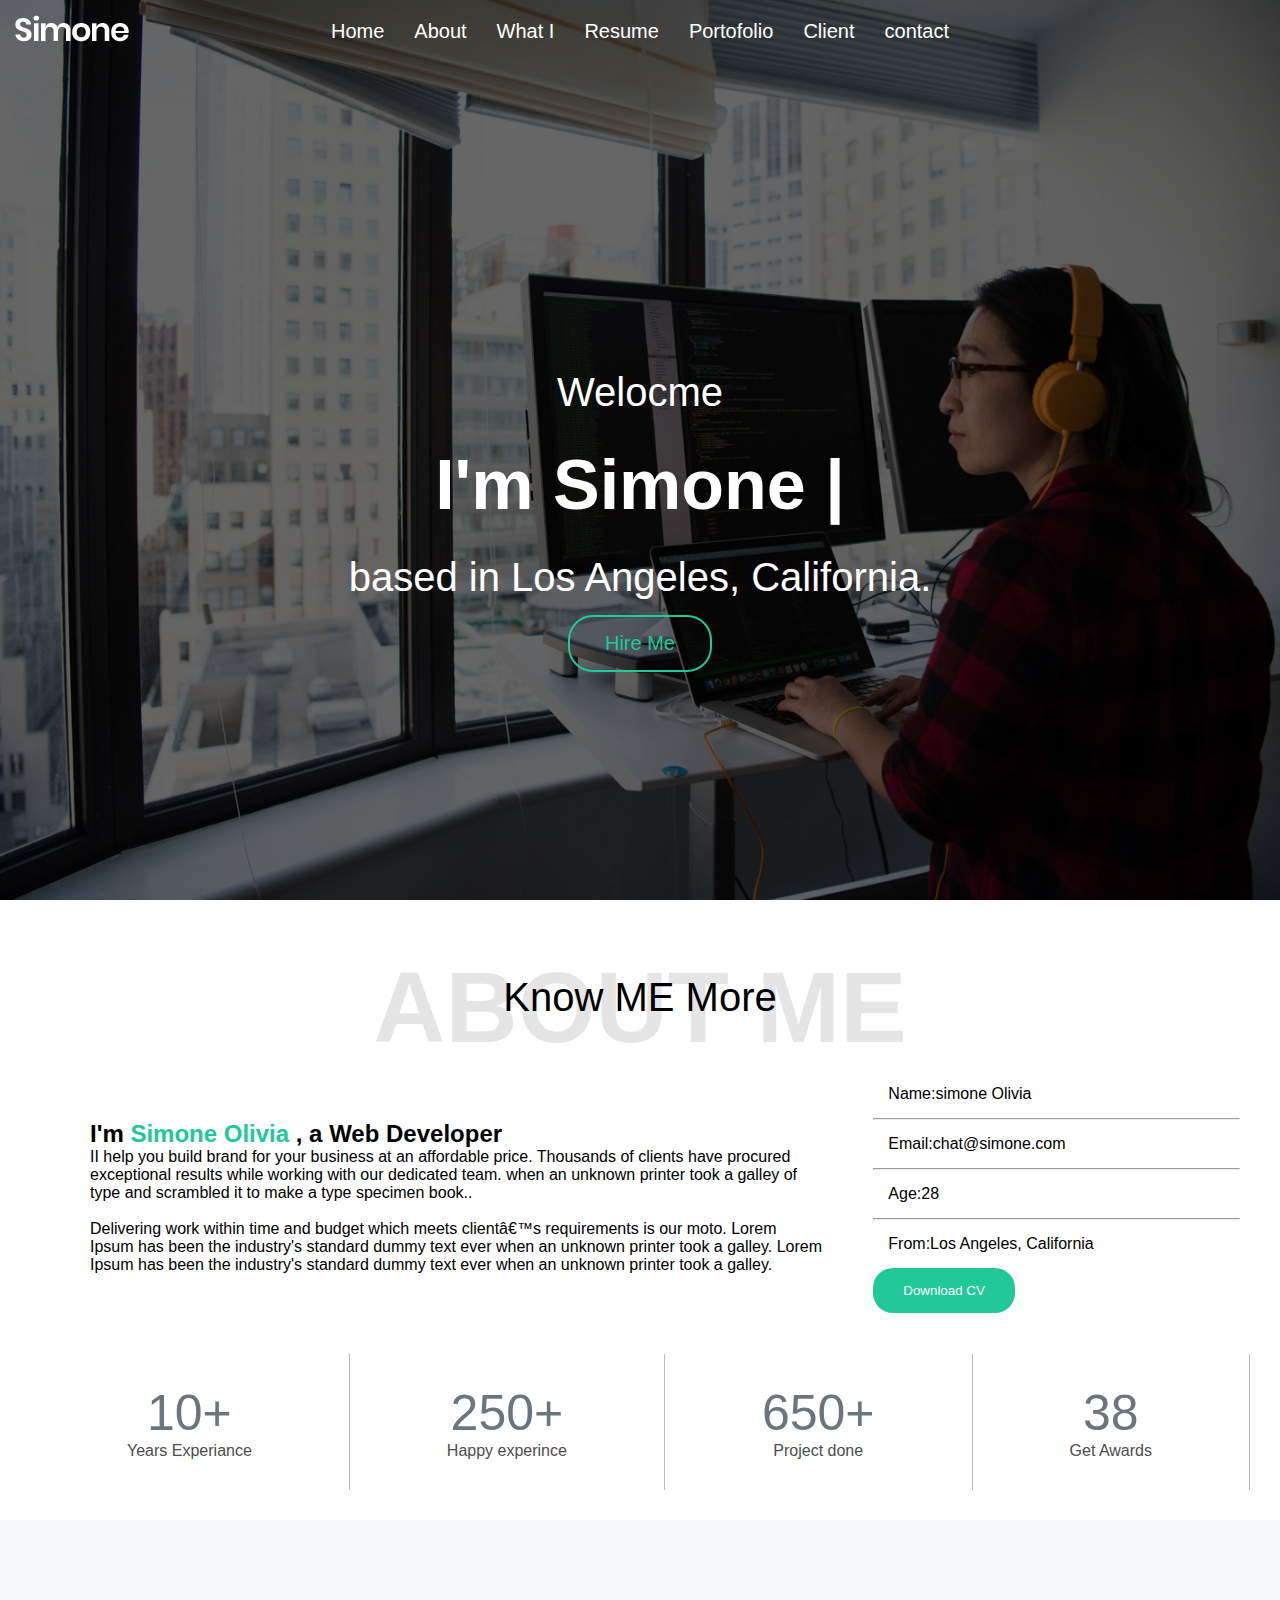
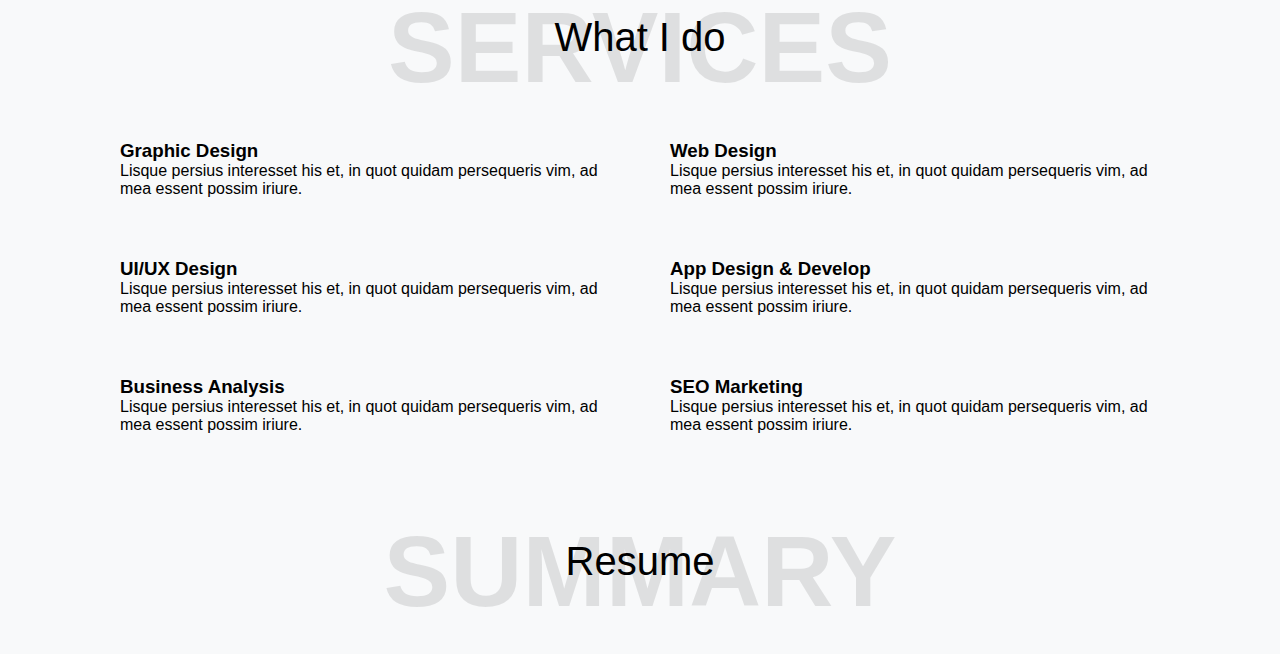
<file: index.html>
<!DOCTYPE html>
<html lang="en">

<head>
    <title>Simone</title>
    <link rel="stylesheet" href="../components/style.css">
</head>

<body>

    <div class="header-home">
        <div class="navbr">
            <div class="img-simone">
                <img src="./images/logo-light.png" alt="">
            </div>
            <div class="ul-navbr">
                <ul>
                    <li><a href="">Home</a></li>
                    <li><a href="">About</a></li>
                    <li><a href="">What I</a></li>
                    <li><a href="">Resume</a></li>
                    <li><a href="">Portofolio</a></li>
                    <li><a href="">Client</a></li>
                    <li><a href="">contact</a></li>
                </ul>

            </div>

        </div>


        <div class="container-home">
            <div class="text-content">
                <p>Welocme</p>
                <h1>I'm Simone |</h1>
                <p>based in Los Angeles, California.</p>
                <button>Hire Me</button>


            </div>







        </div>



    </div>
    <div class="section1">
        <div class="container-sec1">
            <div class="text-sec1">
                <div class="aboutme-tex">
                    <h1>ABOUT ME</h1>
                </div>
                <div class="knowme-tex">
                    <p>Know ME More</p>
                </div>
            </div>
        </div>
    </div>
    <div class="section2">
        <div class="container-left1">
            <h2>I'm <span> Simone Olivia</span> , a Web Developer</h2>
            <p>II help you build brand for your business at an affordable price. Thousands of clients have procured
                exceptional results while working with our dedicated team. when an unknown printer took a galley of type
                and scrambled it to make a type specimen book..</p>
            <br>
            <p>Delivering work within time and budget which meets clientâ€™s requirements is our moto. Lorem Ipsum has
                been the industry's standard dummy text ever when an unknown printer took a galley. Lorem Ipsum has been
                the industry's standard dummy text ever when an unknown printer took a galley.</p>
        </div>
        <div class="container-right1">
            <div class="ul-style">
                <ul>
                    <li>Name:simone Olivia</li>
                    <hr>
                    <li>Email:chat@simone.com</li>
                    <hr>
                    <li>Age:28</li>
                    <hr>
                    <li>From:Los Angeles, California</li>
                </ul>
                <button>Download CV</button>
            </div>
        </div>



    </div>
    <div class="numbers">
        <div class="box">
            <h3>10+</h3>
            <p class="box-paragraph">Years Experiance</p>

        </div>
        <div class="box">
            <h3>250+</h3>
            <p class="box-paragraph">Happy experince</p>

        </div>
        <div class="box">
            <h3>650+</h3>
            <p class="box-paragraph">Project done</p>

        </div>
        <div class="box">
            <h3>38</h3>
            <p class="box-paragraph">Get Awards</p>

        </div>


    </div>
    <div class="section3">

    </div>
    <div class="container-whatDo">
        <div class="container-sec3">
            <div class="section1">
                <div class="container-sec1">
                    <div class="text-sec1">
                        <div class="aboutme-tex">
                            <h1>SERVICES</h1>
                        </div>
                        <div class="knowme-tex">
                            <p>What I do</p>
                        </div>
                    </div>
                </div>
            </div>

            <div class="group">

                <div class="cont-left">
                    <div class="col-1">
                        <h3>Graphic Design</h3>
                        <p>Lisque persius interesset his et, in quot quidam persequeris vim, ad mea essent possim
                            iriure.
                        </p>
                    </div>
                    <div class="col-2">
                        <h3>UI/UX Design</h3>
                        <p>Lisque persius interesset his et, in quot quidam persequeris vim, ad mea essent possim
                            iriure.
                        </p>

                    </div>
                    <div class="col-3">
                        <h3>Business Analysis</h3>
                        <p>Lisque persius interesset his et, in quot quidam persequeris vim, ad mea essent possim
                            iriure.
                        </p>

                    </div>
                </div>
                <div class="cont-right">
                    <div class="col1">
                        <h3>Web Design</h3>
                        <p>Lisque persius interesset his et, in quot quidam persequeris vim, ad mea essent possim
                            iriure.
                        </p>
                    </div>
                    <div class="col2">
                        <h3>App Design & Develop</h3>
                        <p>Lisque persius interesset his et, in quot quidam persequeris vim, ad mea essent possim
                            iriure.
                        </p>
                    </div>
                    <div class="col3">
                        <h3>SEO Marketing</h3>
                        <p>Lisque persius interesset his et, in quot quidam persequeris vim, ad mea essent possim
                            iriure.
                        </p>

                    </div>
                </div>
            </div>

        </div>
        <div class="section1">
            <div class="container-sec1">
                <div class="text-sec1">
                    <div class="aboutme-tex">
                        <h1>SUMMARY</h1>
                    </div>
                    <div class="knowme-tex">
                        <p>Resume</p>
                    </div>
                </div>
            </div>
        </div>
    </div>


</body>

</html>
</file>
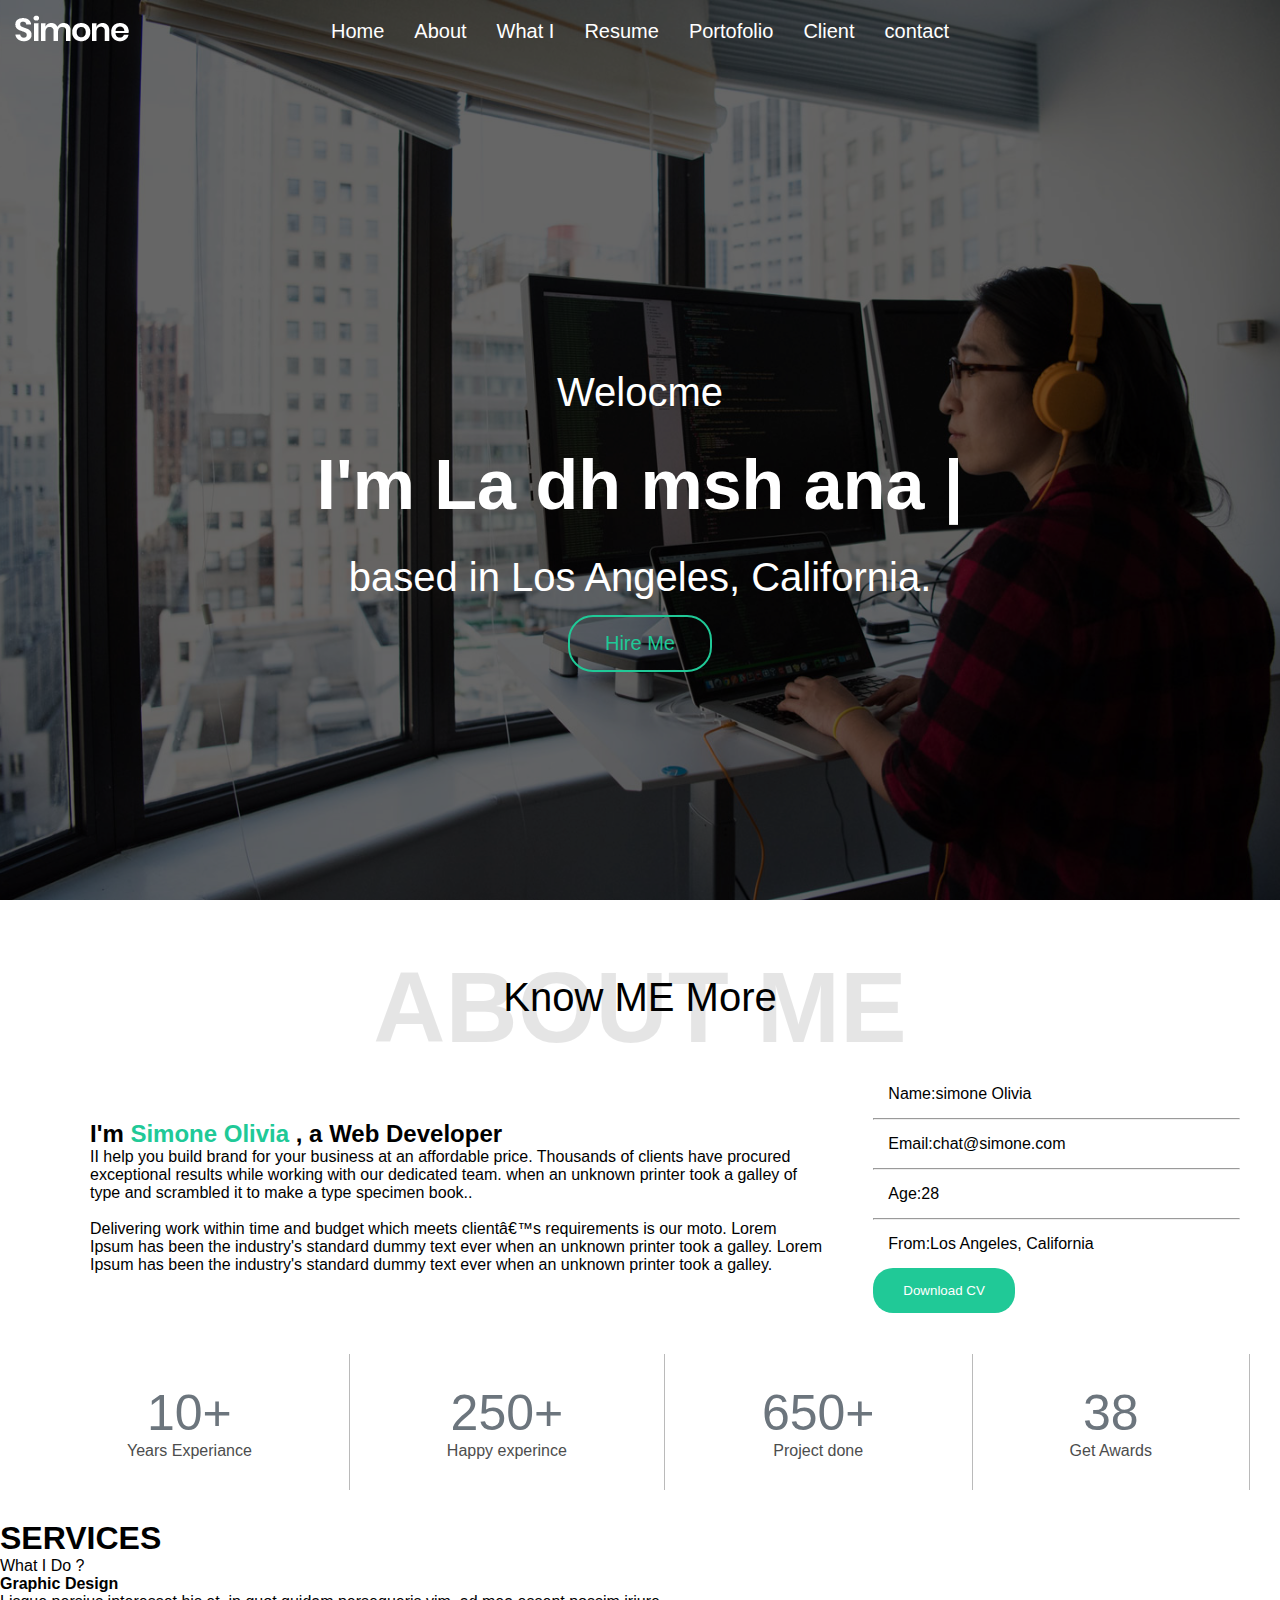
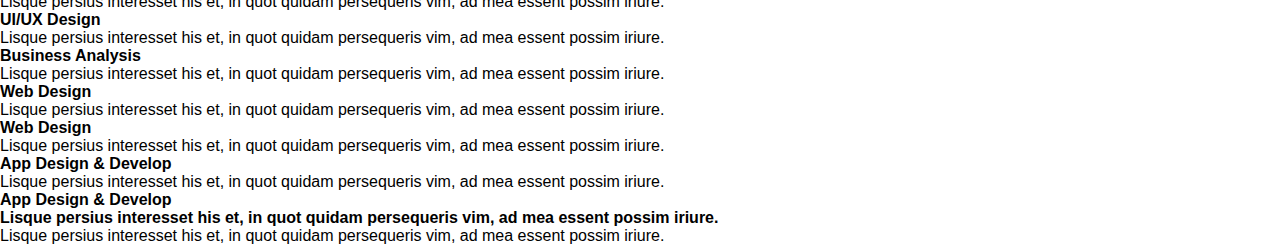
<file: components/index.html>
<!DOCTYPE html>
<html lang="en">

<head>
    <title>Simone</title>
    <link rel="stylesheet" href="./style.css">
</head>

<body>

    <div class="header-home">
        <div class="navbr">
            <div class="img-simone">
                <img src="../images/logo-light.png" alt="">
            </div>
            <div class="ul-navbr">
                <ul>
                    <li><a href="">Home</a></li>
                    <li><a href="">About</a></li>
                    <li><a href="">What I</a></li>
                    <li><a href="">Resume</a></li>
                    <li><a href="">Portofolio</a></li>
                    <li><a href="">Client</a></li>
                    <li><a href="">contact</a></li>
                </ul>

            </div>

        </div>


        <div class="container-home">
            <div class="text-content">
                <p>Welocme</p>
                <h1>I'm La dh msh ana |</h1>
                <p>based in Los Angeles, California.</p>
                <button>Hire Me</button>


            </div>







        </div>



    </div>
    <div class="section1">
        <div class="container-sec1">
            <div class="text-sec1">
                <div class="aboutme-tex">
                    <h1>ABOUT ME</h1>
                </div>
                <div class="knowme-tex">
                    <p>Know ME More</p>
                </div>
            </div>
        </div>
    </div>
    <div class="section2">
        <div class="container-left1">
            <h2>I'm <span> Simone Olivia</span> , a Web Developer</h2>
            <p>II help you build brand for your business at an affordable price. Thousands of clients have procured
                exceptional results while working with our dedicated team. when an unknown printer took a galley of type
                and scrambled it to make a type specimen book..</p>
            <br>
            <p>Delivering work within time and budget which meets clientâ€™s requirements is our moto. Lorem Ipsum has
                been the industry's standard dummy text ever when an unknown printer took a galley. Lorem Ipsum has been
                the industry's standard dummy text ever when an unknown printer took a galley.</p>
        </div>
        <div class="container-right1">
            <div class="ul-style">
                <ul>
                    <li>Name:simone Olivia</li>
                    <hr>
                    <li>Email:chat@simone.com</li>
                    <hr>
                    <li>Age:28</li>
                    <hr>
                    <li>From:Los Angeles, California</li>
                </ul>
                <button>Download CV</button>
            </div>
        </div>



    </div>
    <div class="numbers">
        <div class="box">
            <h3>10+</h3>
            <p class="box-paragraph">Years Experiance</p>

        </div>
        <div class="box">
            <h3>250+</h3>
            <p class="box-paragraph">Happy experince</p>

        </div>
        <div class="box">
            <h3>650+</h3>
            <p class="box-paragraph">Project done</p>

        </div>
        <div class="box">
            <h3>38</h3>
            <p class="box-paragraph">Get Awards</p>

        </div>


    </div>
    <div class="section3">
        <div class="container-sec3">
            <div class="text-sec3">
                <div class="services">
                    <h1>SERVICES</h1>
                </div>
                <div class="what-ido">
                    <p>What I Do ?</p>
                    <div class="container-sec3">
                        <div class="header-sec3">
                            <h4>Graphic Design</h4>
                        </div>
                        <div class="para-sec3">
                            <p>Lisque persius interesset his et,
                                in quot quidam persequeris vim,
                                ad mea essent possim
                                iriure.</p>
                        </div>
                        <div class="header-sec3">
                            <h4>UI/UX Design</h4>
                        </div>
                        <div class="para-sec3">
                            <p>Lisque persius interesset his et,
                                in quot quidam persequeris vim,
                                ad mea essent possim
                                iriure.</p>
                        </div>
                        <div class="header-sec3">
                            <h4>Business Analysis</h4>
                        </div>
                        <div class="para-sec3">
                            <p>Lisque persius interesset his et,
                                in quot quidam persequeris vim,
                                ad mea essent possim
                                iriure.</p>
                        </div>
                        <div class="header-sec3">
                            <h4>Web Design</h4>
                        </div>
                        <div class="para-sec3">
                            <p>Lisque persius interesset his et,
                                in quot quidam persequeris vim,
                                ad mea essent possim
                                iriure.</p>
                        </div>
                        <div class="header-sec3">
                            <h4>Web Design</h4>
                        </div>
                        <div class="para-sec3">
                            <p>Lisque persius interesset his et,
                                in quot quidam persequeris vim,
                                ad mea essent possim
                                iriure.</p>
                        </div>
                        <div class="header-sec3">
                            <h4>App Design & Develop</h4>
                        </div>
                        <div class="para-sec3">
                            <p>Lisque persius interesset his et,
                                in quot quidam persequeris vim,
                                ad mea essent possim
                                iriure.</p>
                        </div>
                        <div class="header-sec3">
                            <h4>
                                <div class="header-sec3">
                                    <h4>App Design & Develop</h4>
                                </div>
                                <div class="para-sec3">
                                    <p>Lisque persius interesset his et,
                                        in quot quidam persequeris vim,
                                        ad mea essent possim
                                        iriure.</p>
                                </div>
                            </h4>
                        </div>
                        <div class="para-sec3">
                            <p>Lisque persius interesset his et,
                                in quot quidam persequeris vim,
                                ad mea essent possim
                                iriure.</p>
                        </div>


                    </div>


</body>

</html>
</file>
<file: components/style.css>
* {
    margin: 0;
    padding: 0;
    box-sizing: border-box;
}

body {
    font-family: poppins, sans-serif;
}

.header-home {
    background-image: url(../images/intro-bg.jpg);
    height: 100vh;
    background-position: center center;
    background-size: cover;
    background-attachment: fixed;
    overflow: hidden;
}

.container-home {
    background-color: rgba(0, 0, 0, .6);
    height: 100vh;
    display: flex;
    justify-content: center;
    align-items: center;
    text-align: center;
}

.text-content p {
    font-size: 40px;
    color: white;
    padding: 15px
}

.text-content h1 {
    color: white;
    padding: 15px;
    font-size: 70px
}

.text-content button {
    border: none;
    padding: 15px 35px;
    border-radius: 25px;
    background-color: transparent;
    border: solid 2px #20c997;
    color: #20c997;
    font-size: 20px;
    transition: .5s;
    cursor: pointer;
}

.text-content button:hover {
    background-color: #20c997;
    color: #fff;
}

.navbr {
    display: flex;
    justify-content: center;
    background-color: rgba(0, 0, 0, .6);
    color: #fff;
}

.ul-navbr ul {

    display: flex;
}

.ul-navbr ul li {
    list-style-type: none;
    display: flex;
    padding: 5px
}

.ul-navbr ul li a {
    text-decoration: none;
    padding: 15px 10px;
    color: white;
    font-size: 20px;
    transition: .5s;
}

.ul-navbr ul li a:hover {
    color: #20c997;
}

.img-simone {
    position: absolute;
    left: 0;
    margin: 15px;
}

.section1 {
    display: flex;
    justify-content: center;
    margin: 50px
}

.container-sec1 {
    display: flex;
}

.text-sec1 {
    width: 100%;
    font-size: larger;

}

.aboutme-tex h1 {
    color: rgba(0, 0, 0, 0.103);
    width: 100%;
    font-weight: 900;
    font-size: 100px;
}

.knowme-tex p {
    margin-top: -90px;
    text-align: center;
    font-size: 40px;
    font-weight: 500;
}

.section2 {
    display: flex;
    margin: 15px 40px;


}

.container-right1 {
    width: 50%;
}

.container-left1 {
    width: 100%;
    margin: 50px;
}

.container-left1 h3 {
    font-size: 20px;
    margin-bottom: 30px;

}

.ul-style ul li {
    padding: 15px;
    list-style-type: none;
}

.ul-style button {
    border: none;
    background-color: #20c997;
    padding: 15px 30px;
    color: #fff;
    border-radius: 20px;


}

.container-left1 span {
    color: #20c997;
}

.numbers {
    display: flex;
    margin: 15px;
    padding: 15px;
    justify-content: center;

    flex-flow: wrap row;
}

.numbers h3 {
    color: #6c757d;
    font-weight: 500;
    font-size: 50px;

}

.numbers .box-paragraph {
    color: #4c4d4d
}

.box {
    border-right: 1px solid #bababa;
    padding: auto;
    padding: 30px;
    text-align: center;
    flex-grow: 1;

}
.container-whatDo{
    background-color: #f8f9fa;
    padding: 20px 0px;
   
}

.group{
     display: flex;
  
    margin: 40px 90px;

}
  .col-1 , .col-2 , .col-3{
     padding: 30px;
     font-weight: 300;
 }

 .col1 , .col2 , .col3 {
     padding: 30px;
     font-weight: 300;
 }
</file>
